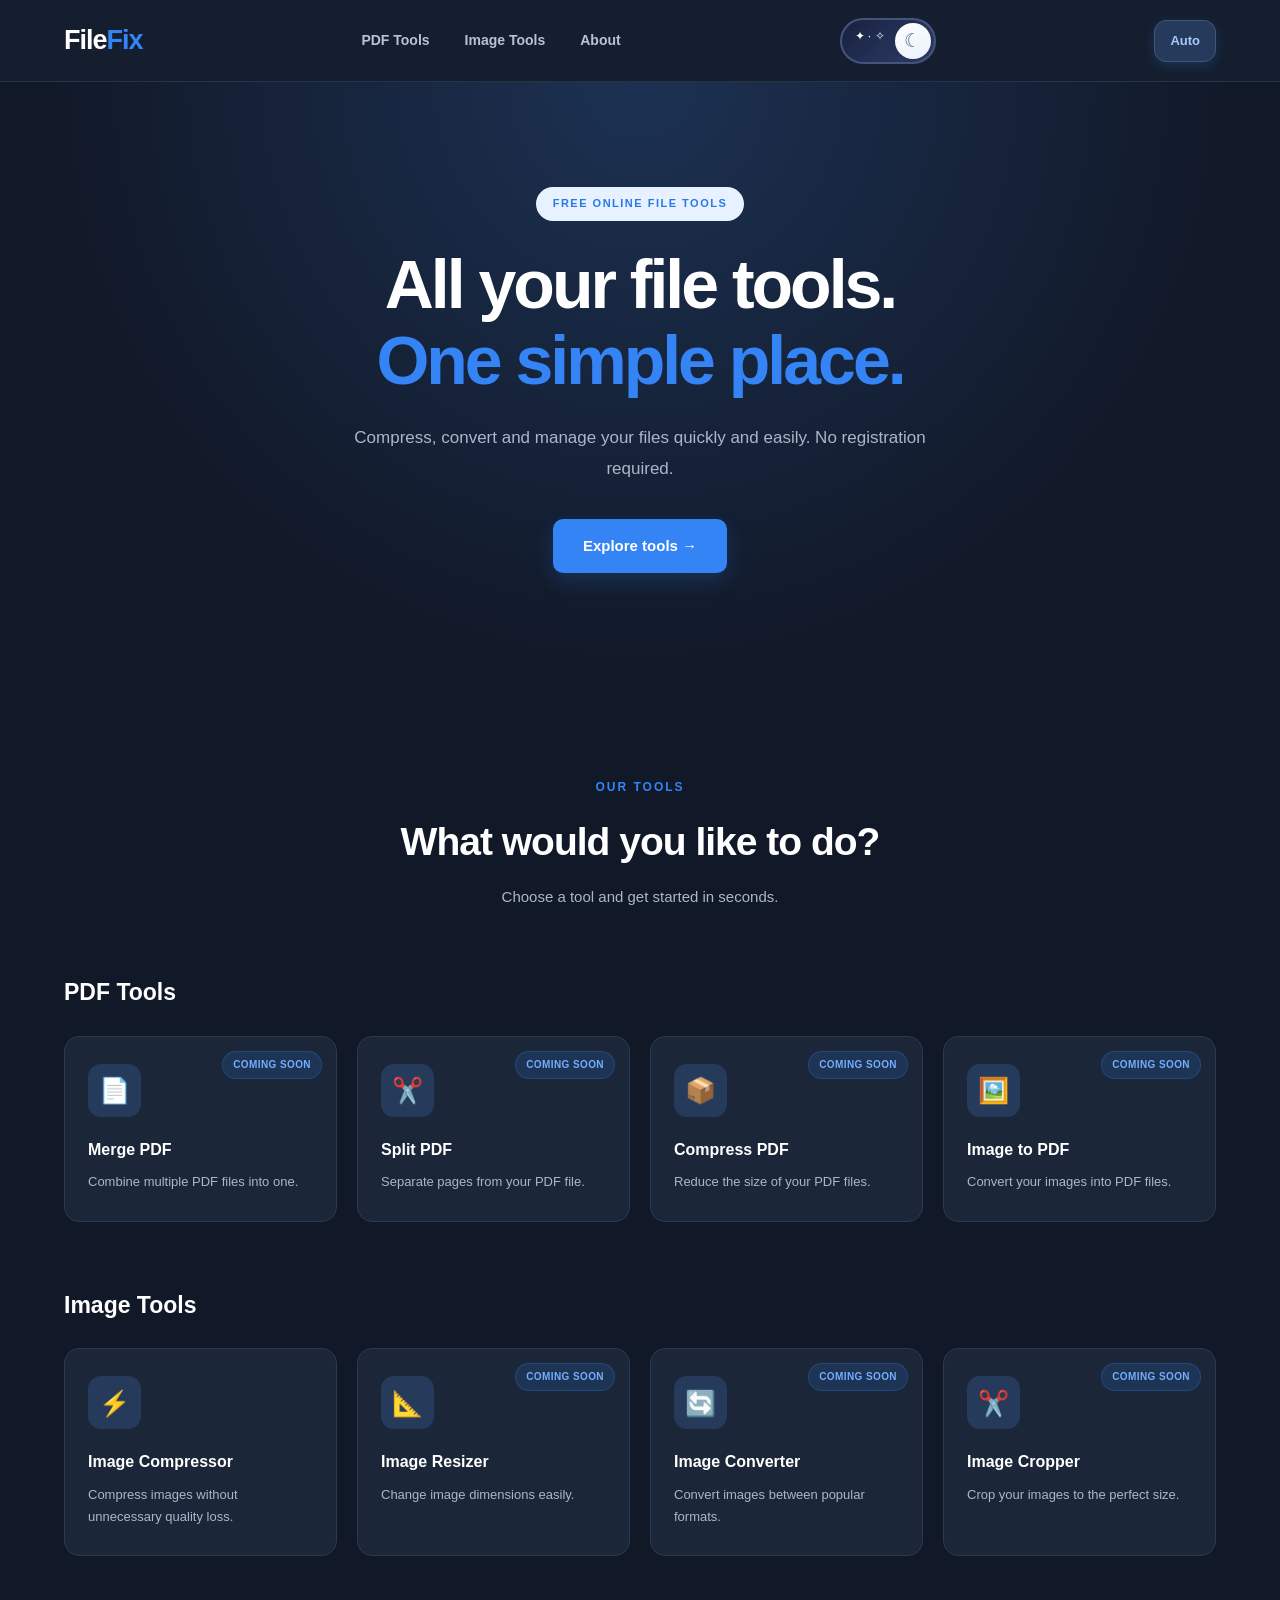
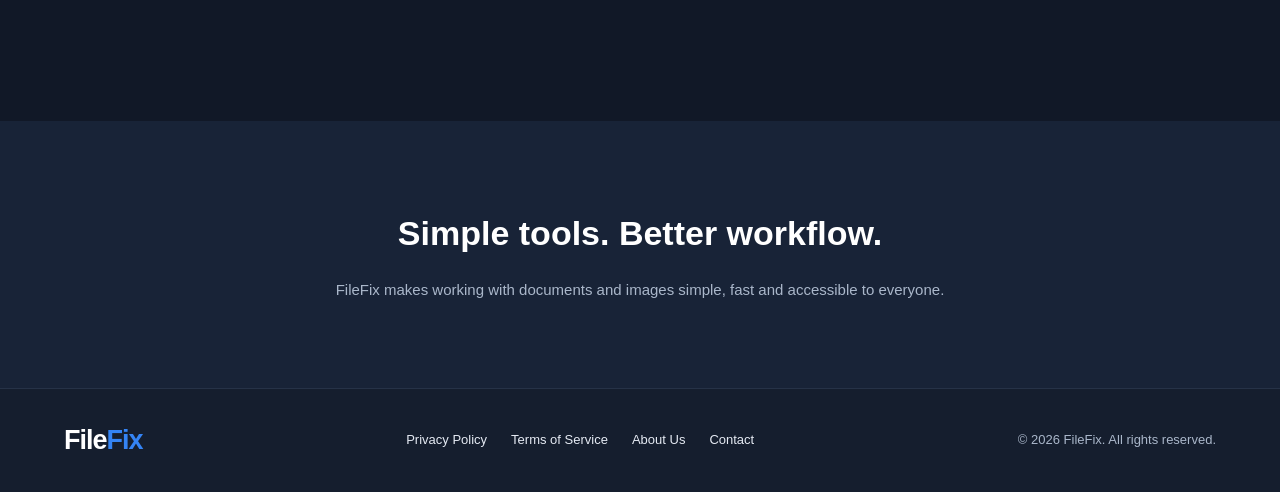
<file: index.html>
<!DOCTYPE html>
<html lang="en">

<head>
    <meta charset="UTF-8">
    <meta name="viewport" content="width=device-width, initial-scale=1.0">

    <title>FileFix - Free Online Image Compressor</title>

    <meta name="description" content="Compress JPG, PNG and WebP images online for free with FileFix. Reduce image file sizes directly in your browser without uploading files.">

    <meta name="robots" content="index, follow">

    <meta name="theme-color" content="#ffffff">

    <link rel="canonical" href="https://eclipse7laferari-boop.github.io/FileFix/">

    <!-- OPEN GRAPH -->
    <meta property="og:type" content="website">
    <meta property="og:title" content="FileFix - Free Online Image Compressor">
    <meta property="og:description" content="Compress images online for free. Simple, fast and convenient image compression directly in your browser.">
    <meta property="og:url" content="https://eclipse7laferari-boop.github.io/FileFix/">

    <!-- TWITTER / X -->
    <meta name="twitter:card" content="summary">
    <meta name="twitter:title" content="FileFix - Free Online Image Compressor">
    <meta name="twitter:description" content="Compress images online for free with FileFix.">

    <link rel="stylesheet" href="css/style.css">
</head>

<body>

    <!-- HEADER -->
    <header class="header">
        <div class="container header-container">

            <a href="index.html" class="logo">
                File<span>Fix</span>
            </a>

            <nav class="navigation">
                <a href="#pdf-tools">PDF Tools</a>
                <a href="#image-tools">Image Tools</a>
                <a href="#about">About</a>
            </nav>

            <button class="theme-toggle" id="themeToggle" type="button" aria-label="Switch to dark theme" aria-pressed="false">
                
                <span class="theme-toggle__scene">

                    <span class="theme-toggle__sun">☀️</span>

                    <span class="theme-toggle__cloud">☁️</span>

                    <span class="theme-toggle__stars">✦ · ✧</span>

                    <span class="theme-toggle__moon">☾</span>

                    <span class="theme-toggle__thumb">
                        <span class="thumb-sun">☀️</span>
                        <span class="thumb-moon">☾</span>
                    </span>

                </span>
            </button>

            <button class="theme-auto" id="themeAuto" type="button">
                Auto
            </button>

            <button class="menu-button" aria-label="Open navigation menu">
                ☰
            </button>

        </div>
    </header>


    <!-- HERO SECTION -->
    <main>

        <section class="hero">
            <div class="container">

                <div class="hero-content">

                    <span class="hero-label">
                        FREE ONLINE FILE TOOLS
                    </span>

                    <h1>
                        All your file tools.
                        <span>One simple place.</span>
                    </h1>

                    <p>
                        Compress, convert and manage your files
                        quickly and easily. No registration required.
                    </p>

                    <a href="#tools" class="hero-button">
                        Explore tools →
                    </a>

                </div>

            </div>
        </section>

        <!-- TOOLS SECTION -->
        <section class="tools-section" id="tools">

            <div class="container">

                <div class="section-heading">
                    <span>OUR TOOLS</span>
                    <h2>What would you like to do?</h2>
                    <p>
                        Choose a tool and get started in seconds.
                    </p>
                </div>
 
                <!-- PDF TOOLS -->
                <div class="tool-category" id="pdf-tools">

                    <h3>PDF Tools</h3>

                    <div class="tools-grid">

                        <div class="tool-card coming-soon">
                            <span class="coming-soon-badge">Coming Soon</span>
                            <div class="tool-icon">📄</div>
                            <h4>Merge PDF</h4>
                            <p>Combine multiple PDF files into one.</p>
                        </div>

                        <div class="tool-card coming-soon">
                            <span class="coming-soon-badge">Coming Soon</span>
                            <div class="tool-icon">✂️</div>
                            <h4>Split PDF</h4>
                            <p>Separate pages from your PDF file.</p>
                        </div>

                        <div class="tool-card coming-soon">
                            <span class="coming-soon-badge">Coming Soon</span>
                            <div class="tool-icon">📦</div>
                            <h4>Compress PDF</h4>
                            <p>Reduce the size of your PDF files.</p>
                        </div>

                        <div class="tool-card coming-soon">
                            <span class="coming-soon-badge">Coming Soon</span>
                            <div class="tool-icon">🖼️</div>
                            <h4>Image to PDF</h4>
                            <p>Convert your images into PDF files.</p>
                        </div>

                    </div>

                </div>

                <!-- IMAGE TOOLS -->
                <div class="tool-category" id="image-tools">

                    <h3>Image Tools</h3>

                    <div class="tools-grid">

                        <div class="tool-card">
                            <div class="tool-icon">⚡</div>
                            <h4>Image Compressor</h4>
                            <p>Compress images without unnecessary quality loss.</p>
                        </div>

                        <div class="tool-card coming-soon">
                            <span class="coming-soon-badge">Coming Soon</span>
                            <div class="tool-icon">📐</div>
                            <h4>Image Resizer</h4>
                            <p>Change image dimensions easily.</p>
                        </div>

                        <div class="tool-card coming-soon">
                            <span class="coming-soon-badge">Coming Soon</span>
                            <div class="tool-icon">🔄</div>
                            <h4>Image Converter</h4>
                            <p>Convert images between popular formats.</p>
                        </div>

                        <div class="tool-card coming-soon">
                            <span class="coming-soon-badge">Coming Soon</span>
                            <div class="tool-icon">✂️</div>
                            <h4>Image Cropper</h4>
                            <p>Crop your images to the perfect size.</p>
                        </div>

                    </div>

                </div>

            </div>

        </section>


        <!-- ABOUT SECTION -->
        <section class="about-section" id="about">

            <div class="container">

                <h2>Simple tools. Better workflow.</h2>

                <p>
                    FileFix makes working with documents and images
                    simple, fast and accessible to everyone.
                </p>

            </div>

        </section>

    </main>


    
    <!-- FOOTER -->
    <footer class="footer">

        <div class="container footer-container">

            <a href="index.html" class="logo">
                File<span>Fix</span>
            </a>

            <div class="footer-links">
                <a href="privacy-policy.html">Privacy Policy</a>
                <a href="terms-of-service.html">Terms of Service</a>
                <a href="about.html">About Us</a>
                <a href="mailto:filefix.contact@gmail.com">Contact</a>
            </div>

            <p>© 2026 FileFix. All rights reserved.</p>

        </div>

    </footer>



    <script src="js/script.js"></script>

</body>
</html>
</file>
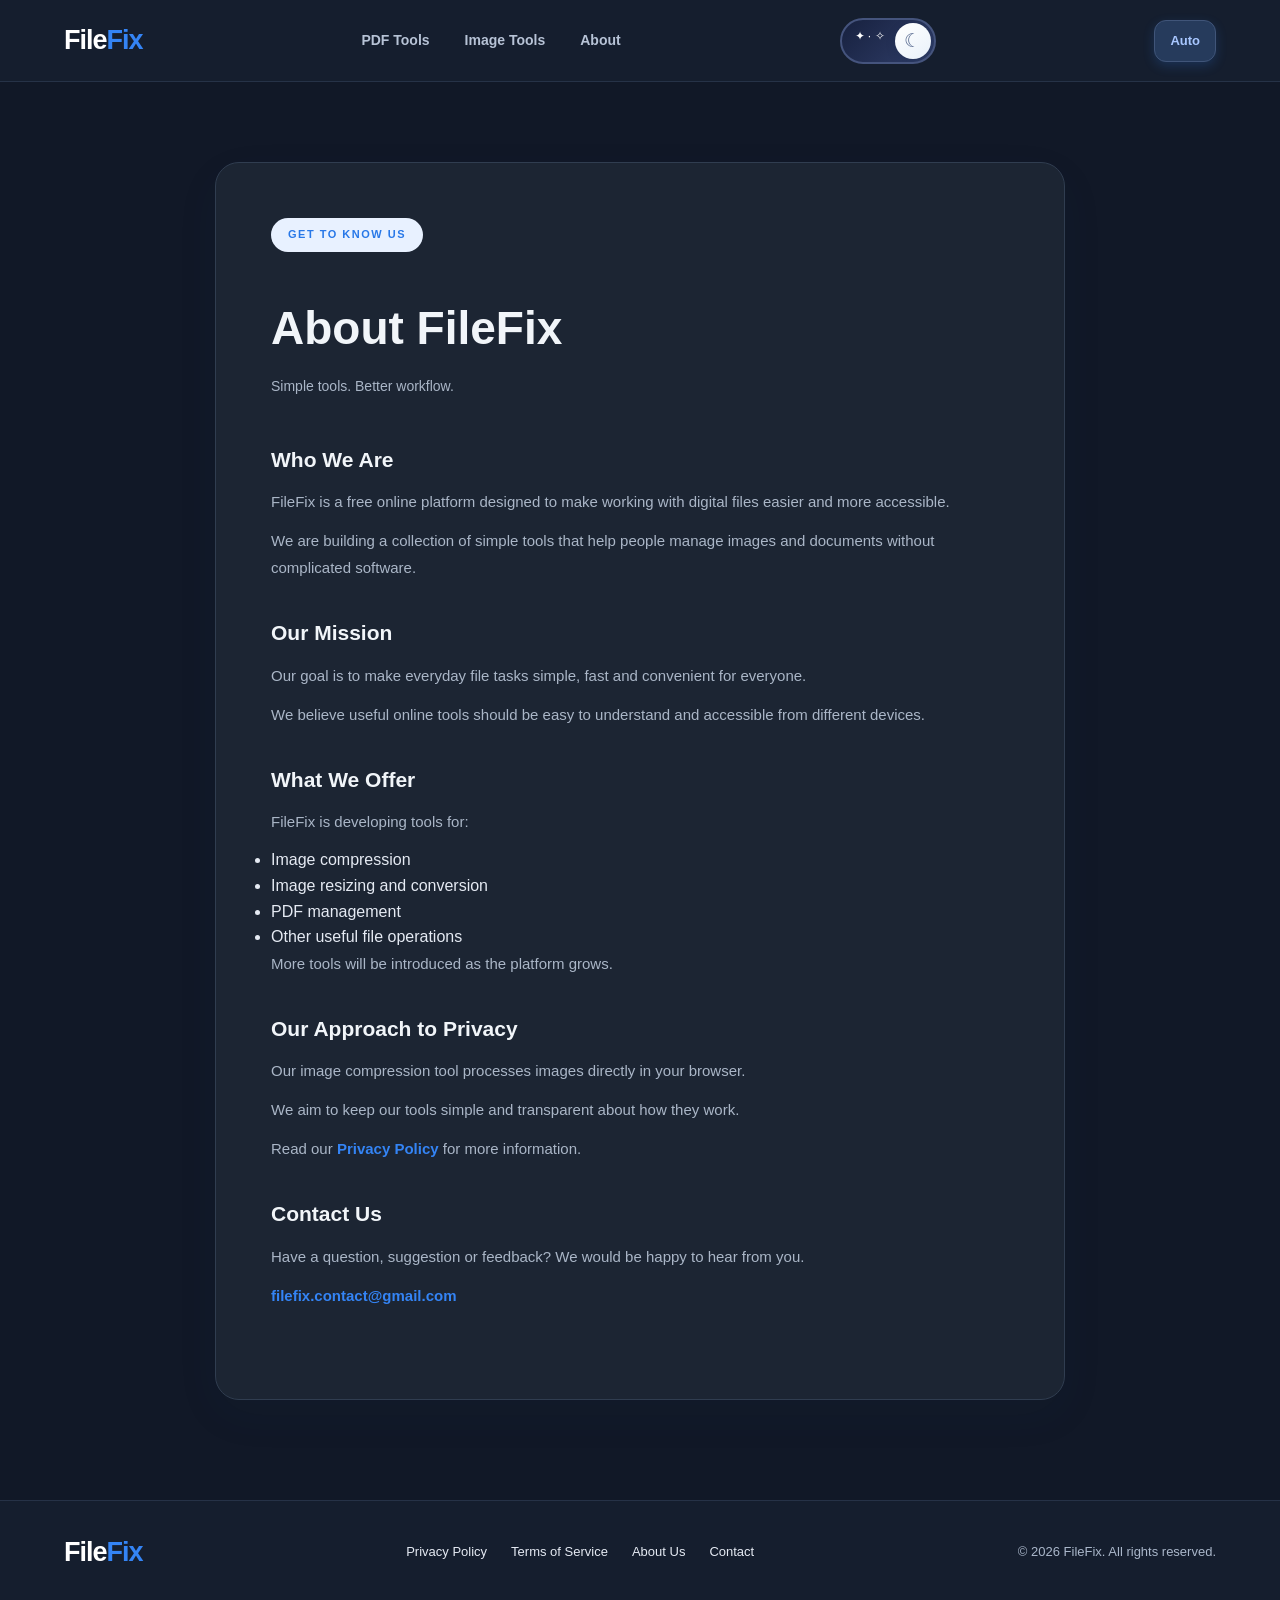
<file: about.html>
<!DOCTYPE html>
<html lang="en">

<head>
    <meta charset="UTF-8">
    <meta name="viewport" content="width=device-width, initial-scale=1.0">

    <title>About FileFix - Our Mission and Online Tools</title>

    <meta name="description" content="Learn about FileFix, our mission to make online file tools simple and accessible, and our free image compression service.">

    <meta name="robots" content="index, follow">

    <meta name="theme-color" content="#ffffff">

    <link rel="canonical" href="https://eclipse7laferari-boop.github.io/FileFix/about.html">

    <!-- OPEN GRAPH -->
    <meta property="og:type" content="website">
    <meta property="og:title" content="About FileFix">
    <meta property="og:description" content="Discover FileFix and our mission to make working with digital files easier.">
    <meta property="og:url" content="https://eclipse7laferari-boop.github.io/FileFix/about.html">

    <!-- TWITTER / X -->
    <meta name="twitter:card" content="summary">
    <meta name="twitter:title" content="About FileFix">
    <meta name="twitter:description" content="Learn more about FileFix and our online tools.">

    <link rel="stylesheet" href="css/style.css">
</head>


<body>

    <!-- HEADER -->
    <header class="header">
        <div class="container header-container">

            <a href="index.html" class="logo">
                File<span>Fix</span>
            </a>

            <nav class="navigation">
                <a href="index.html#pdf-tools">PDF Tools</a>
                <a href="index.html#image-tools">Image Tools</a>
                <a href="index.html#about">About</a>
            </nav>

            <button class="theme-toggle" id="themeToggle"
                type="button"
                aria-label="Switch color theme"
                aria-pressed="false">

                <span class="theme-toggle__scene">
                    <span class="theme-toggle__sun">☀</span>
                    <span class="theme-toggle__cloud">☁</span>
                    <span class="theme-toggle__stars">✦ · ✧</span>
                    <span class="theme-toggle__moon">☾</span>

                    <span class="theme-toggle__thumb">
                        <span class="thumb-sun">☀</span>
                        <span class="thumb-moon">☾</span>
                    </span>
                </span>
            </button>

            <button class="theme-auto" id="themeAuto" type="button">
                Auto
            </button>

            <button class="menu-button"
                type="button"
                aria-label="Open navigation menu"
                aria-expanded="false">
                ☰
            </button>

        </div>
    </header>


    <!-- ABOUT PAGE -->
    <main class="legal-page">

        <div class="container">

            <div class="legal-content">

                <span class="hero-label">GET TO KNOW US</span>

                <h1>About FileFix</h1>

                <p class="legal-updated">
                    Simple tools. Better workflow.
                </p>

                <section class="legal-section">

                    <h2>Who We Are</h2>

                    <p>
                        FileFix is a free online platform designed to
                        make working with digital files easier and
                        more accessible.
                    </p>

                    <p>
                        We are building a collection of simple tools
                        that help people manage images and documents
                        without complicated software.
                    </p>

                </section>


                <section class="legal-section">

                    <h2>Our Mission</h2>

                    <p>
                        Our goal is to make everyday file tasks
                        simple, fast and convenient for everyone.
                    </p>

                    <p>
                        We believe useful online tools should be
                        easy to understand and accessible from
                        different devices.
                    </p>

                </section>


                <section class="legal-section">

                    <h2>What We Offer</h2>

                    <p>
                        FileFix is developing tools for:
                    </p>

                    <ul>
                        <li>Image compression</li>
                        <li>Image resizing and conversion</li>
                        <li>PDF management</li>
                        <li>Other useful file operations</li>
                    </ul>

                    <p>
                        More tools will be introduced as the
                        platform grows.
                    </p>

                </section>


                <section class="legal-section">

                    <h2>Our Approach to Privacy</h2>

                    <p>
                        Our image compression tool processes
                        images directly in your browser.
                    </p>

                    <p>
                        We aim to keep our tools simple and
                        transparent about how they work.
                    </p>

                    <p>
                        Read our
                        <a href="privacy-policy.html">
                            Privacy Policy
                        </a>
                        for more information.
                    </p>

                </section>


                <section class="legal-section">

                    <h2>Contact Us</h2>

                    <p>
                        Have a question, suggestion or feedback?
                        We would be happy to hear from you.
                    </p>

                    <p>
                        <a href="mailto:filefix.contact@gmail.com">
                            filefix.contact@gmail.com
                        </a>
                    </p>

                </section>

            </div>

        </div>

    </main>


    <!-- FOOTER -->
    <footer class="footer">

        <div class="container footer-container">

            <a href="index.html" class="logo">
                File<span>Fix</span>
            </a>

            <div class="footer-links">
                <a href="privacy-policy.html">Privacy Policy</a>
                <a href="terms-of-service.html">Terms of Service</a>
                <a href="about.html">About Us</a>
                <a href="mailto:filefix.contact@gmail.com">Contact</a>
            </div>

            <p>© 2026 FileFix. All rights reserved.</p>

        </div>

    </footer>


    <script src="js/script.js"></script>

</body>
</html>
</file>
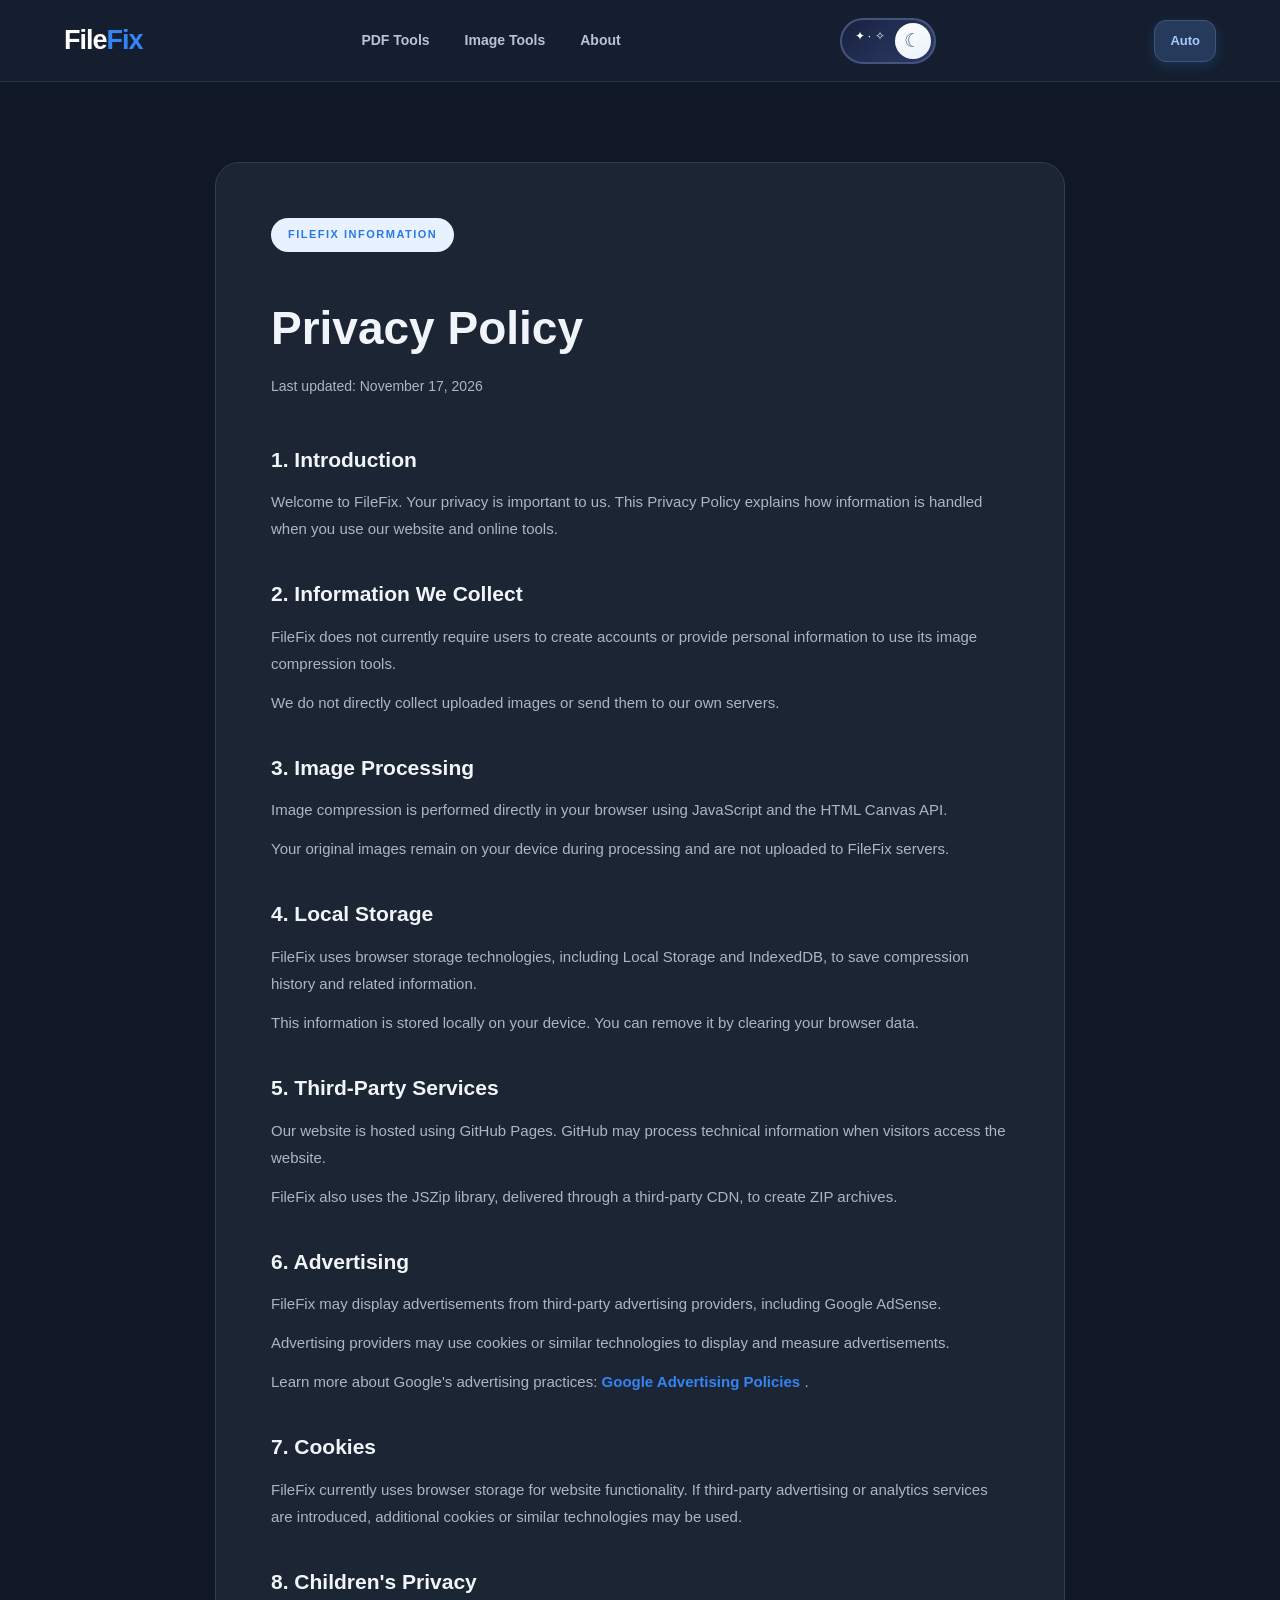
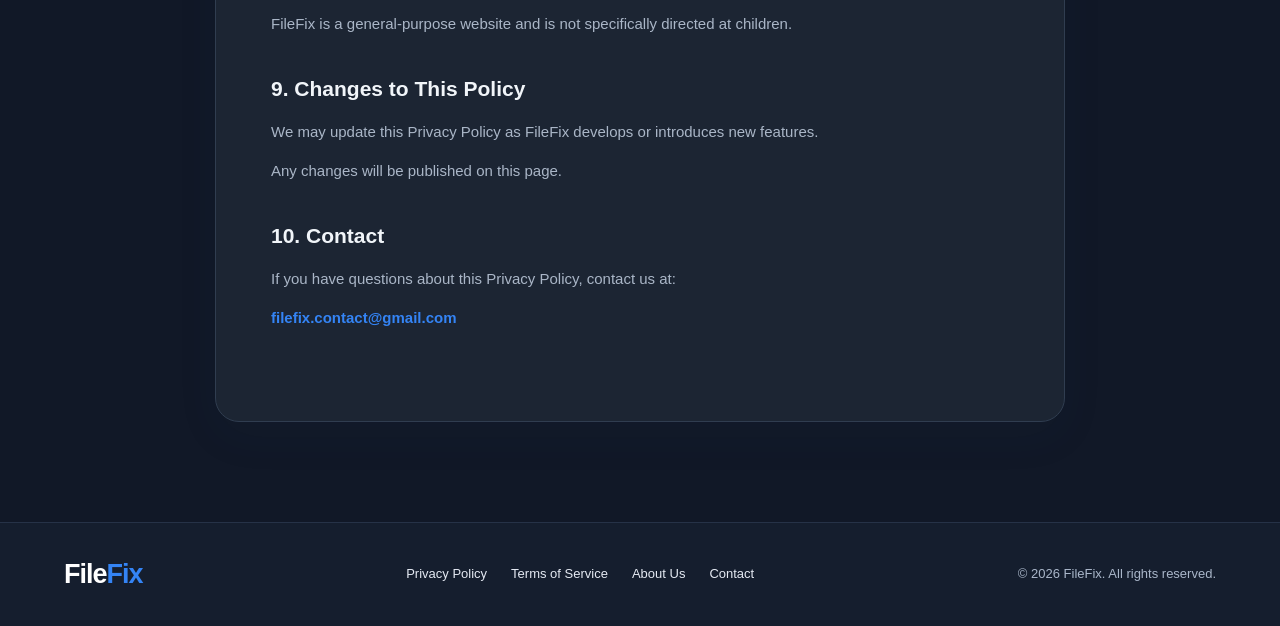
<file: privacy-policy.html>
<!DOCTYPE html>
<html lang="en">

<head>
    <meta charset="UTF-8">
    <meta name="viewport" content="width=device-width, initial-scale=1.0">

    <title>Privacy Policy - FileFix</title>

    <meta name="description" content="Read the FileFix Privacy Policy to learn how our online tools process files, use browser storage and handle information.">

    <meta name="robots" content="index, follow">

    <meta name="theme-color" content="#ffffff">

    <link rel="canonical" href="https://eclipse7laferari-boop.github.io/FileFix/privacy-policy.html">

    <!-- OPEN GRAPH -->
    <meta property="og:type" content="website">
    <meta property="og:title" content="Privacy Policy - FileFix">
    <meta property="og:description" content="Learn how FileFix handles information and protects your privacy.">
    <meta property="og:url" content="https://eclipse7laferari-boop.github.io/FileFix/privacy-policy.html">

    <!-- TWITTER / X -->
    <meta name="twitter:card" content="summary">
    <meta name="twitter:title" content="Privacy Policy - FileFix">
    <meta name="twitter:description" content="Read the FileFix Privacy Policy.">

    <link rel="stylesheet" href="css/style.css">
</head>


<body>

    <!-- HEADER -->
    <header class="header">
        <div class="container header-container">

            <a href="index.html" class="logo">
                File<span>Fix</span>
            </a>

            <nav class="navigation">
                <a href="index.html#pdf-tools">PDF Tools</a>
                <a href="index.html#image-tools">Image Tools</a>
                <a href="index.html#about">About</a>
            </nav>

            <button class="theme-toggle" id="themeToggle"
                type="button"
                aria-label="Switch color theme"
                aria-pressed="false">

                <span class="theme-toggle__scene">
                    <span class="theme-toggle__sun">☀</span>
                    <span class="theme-toggle__cloud">☁</span>
                    <span class="theme-toggle__stars">✦ · ✧</span>
                    <span class="theme-toggle__moon">☾</span>

                    <span class="theme-toggle__thumb">
                        <span class="thumb-sun">☀</span>
                        <span class="thumb-moon">☾</span>
                    </span>
                </span>
            </button>

            <button class="theme-auto" id="themeAuto" type="button">
                Auto
            </button>

            <button class="menu-button"
                type="button"
                aria-label="Open navigation menu"
                aria-expanded="false">
                ☰
            </button>

        </div>
    </header>


    <!-- PRIVACY POLICY -->
    <main class="legal-page">

        <div class="container">

            <div class="legal-content">

                <span class="hero-label">FILEFIX INFORMATION</span>

                <h1>Privacy Policy</h1>

                <p class="legal-updated">
                    Last updated: November 17, 2026
                </p>

                <section class="legal-section">
                    <h2>1. Introduction</h2>

                    <p>
                        Welcome to FileFix. Your privacy is important to us.
                        This Privacy Policy explains how information is handled
                        when you use our website and online tools.
                    </p>
                </section>

                <section class="legal-section">
                    <h2>2. Information We Collect</h2>

                    <p>
                        FileFix does not currently require users to create
                        accounts or provide personal information to use its
                        image compression tools.
                    </p>

                    <p>
                        We do not directly collect uploaded images or send
                        them to our own servers.
                    </p>
                </section>

                <section class="legal-section">
                    <h2>3. Image Processing</h2>

                    <p>
                        Image compression is performed directly in your
                        browser using JavaScript and the HTML Canvas API.
                    </p>

                    <p>
                        Your original images remain on your device during
                        processing and are not uploaded to FileFix servers.
                    </p>
                </section>

                <section class="legal-section">
                    <h2>4. Local Storage</h2>

                    <p>
                        FileFix uses browser storage technologies, including
                        Local Storage and IndexedDB, to save compression
                        history and related information.
                    </p>

                    <p>
                        This information is stored locally on your device.
                        You can remove it by clearing your browser data.
                    </p>
                </section>

                <section class="legal-section">
                    <h2>5. Third-Party Services</h2>

                    <p>
                        Our website is hosted using GitHub Pages.
                        GitHub may process technical information when
                        visitors access the website.
                    </p>

                    <p>
                        FileFix also uses the JSZip library, delivered
                        through a third-party CDN, to create ZIP archives.
                    </p>
                </section>

                <section class="legal-section">
                    <h2>6. Advertising</h2>

                    <p>
                        FileFix may display advertisements from third-party
                        advertising providers, including Google AdSense.
                    </p>

                    <p>
                        Advertising providers may use cookies or similar
                        technologies to display and measure advertisements.
                    </p>

                    <p>
                        Learn more about Google's advertising practices:
                        <a href="https://policies.google.com/technologies/ads"
                           target="_blank"
                           rel="noopener noreferrer">
                            Google Advertising Policies
                        </a>.
                    </p>
                </section>

                <section class="legal-section">
                    <h2>7. Cookies</h2>

                    <p>
                        FileFix currently uses browser storage for website
                        functionality. If third-party advertising or
                        analytics services are introduced, additional
                        cookies or similar technologies may be used.
                    </p>
                </section>

                <section class="legal-section">
                    <h2>8. Children's Privacy</h2>

                    <p>
                        FileFix is a general-purpose website and is not
                        specifically directed at children.
                    </p>
                </section>

                <section class="legal-section">
                    <h2>9. Changes to This Policy</h2>

                    <p>
                        We may update this Privacy Policy as FileFix
                        develops or introduces new features.
                    </p>

                    <p>
                        Any changes will be published on this page.
                    </p>
                </section>

                <section class="legal-section">
                    <h2>10. Contact</h2>

                    <p>
                        If you have questions about this Privacy Policy,
                        contact us at:
                    </p>

                    <p>
                        <a href="mailto:filefix.contact@gmail.com">
                            filefix.contact@gmail.com
                        </a>
                    </p>
                </section>

            </div>

        </div>

    </main>


    <!-- FOOTER -->
    <footer class="footer">

        <div class="container footer-container">

            <a href="index.html" class="logo">
                File<span>Fix</span>
            </a>

            <div class="footer-links">
                <a href="privacy-policy.html">Privacy Policy</a>
                <a href="terms-of-service.html">Terms of Service</a>
                <a href="about.html">About Us</a>
                <a href="mailto:filefix.contact@gmail.com">Contact</a>
            </div>

            <p>© 2026 FileFix. All rights reserved.</p>

        </div>

    </footer>


    <script src="js/script.js"></script>

</body>
</html>
</file>
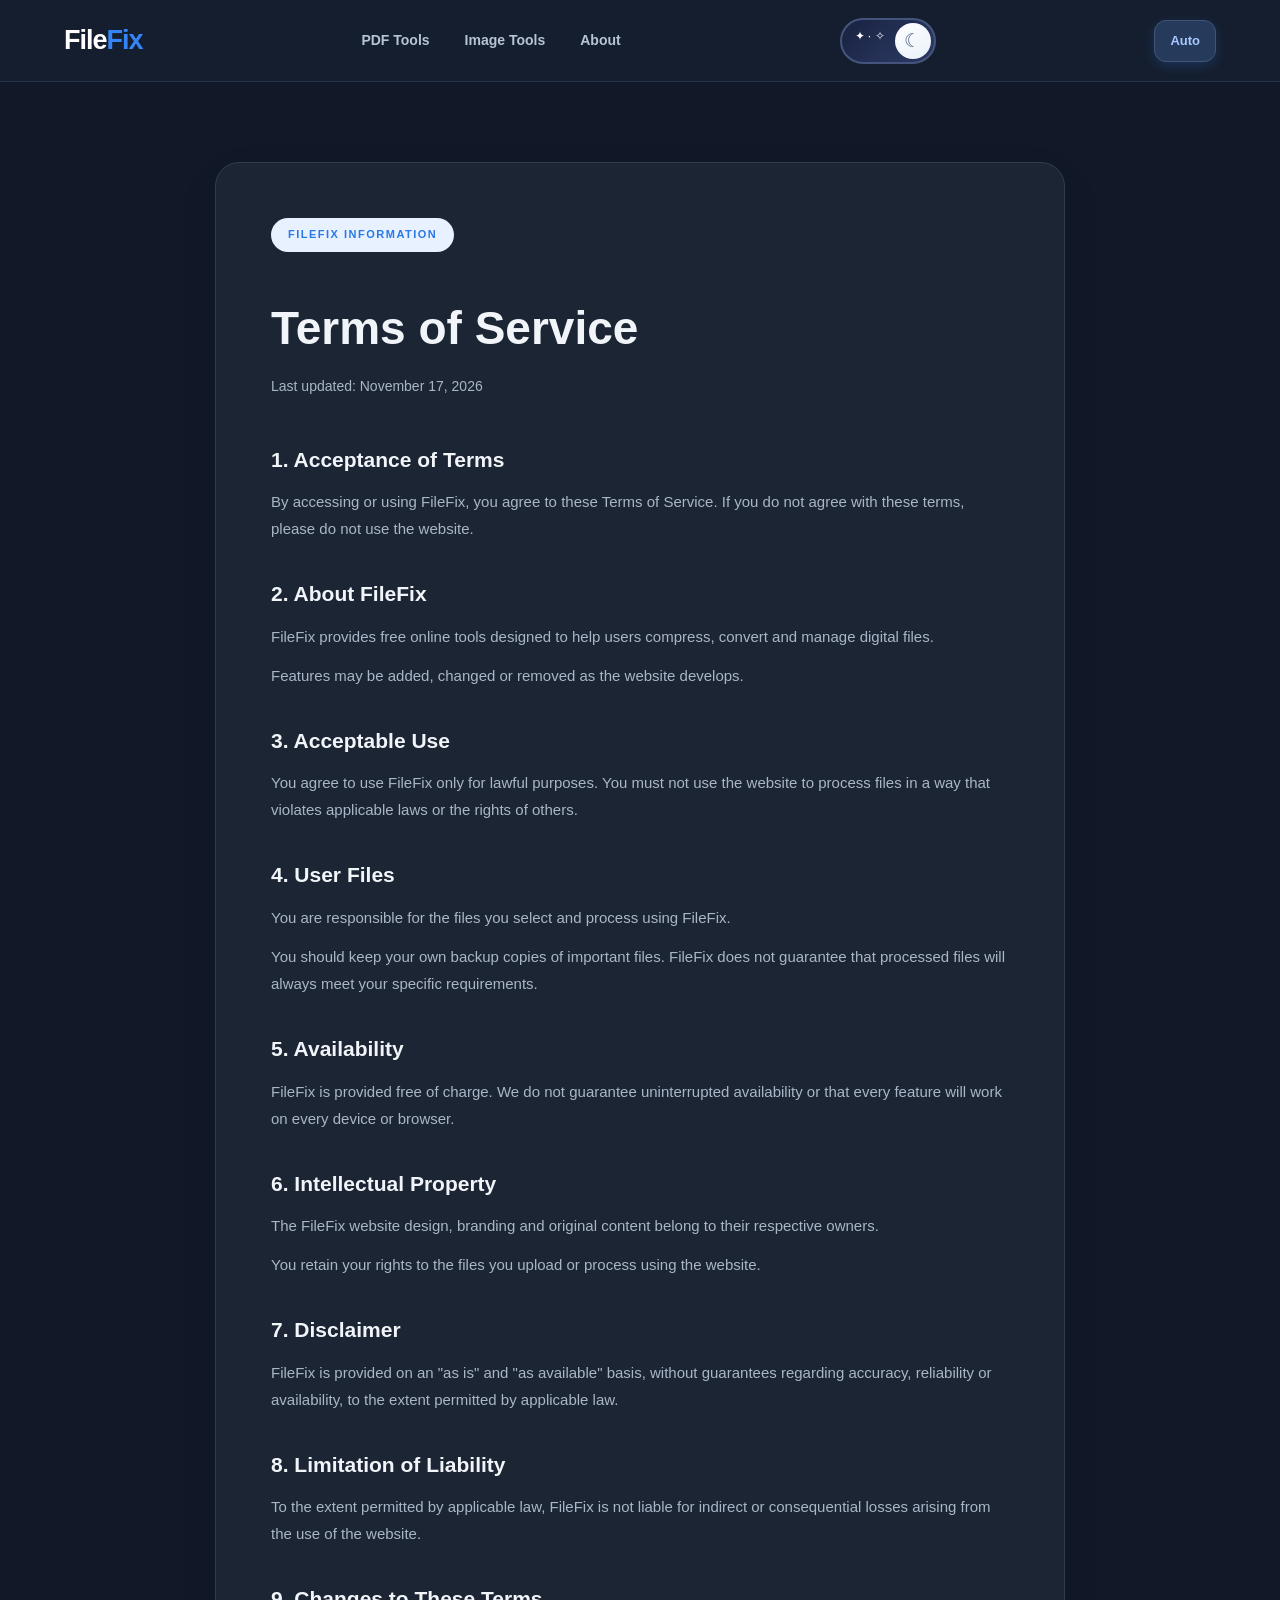
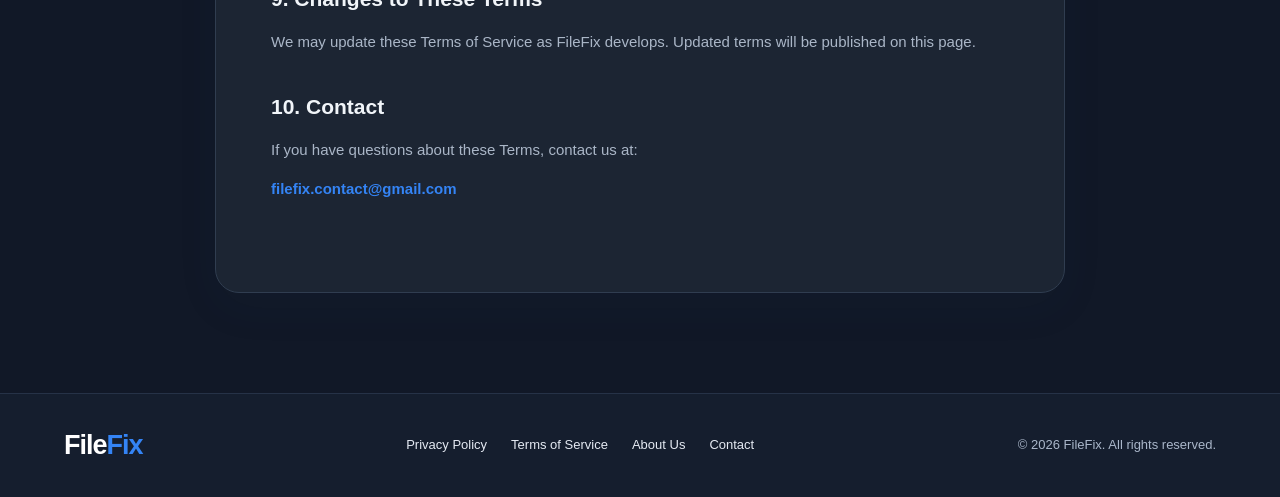
<file: terms-of-service.html>
<!DOCTYPE html>
<html lang="en">

<head>
    <meta charset="UTF-8">
    <meta name="viewport" content="width=device-width, initial-scale=1.0">

    <title>Terms of Service - FileFix</title>

    <meta name="description" content="Read the FileFix Terms of Service to understand the rules and conditions for using our free online image compression tools.">

    <meta name="robots" content="index, follow">

    <meta name="theme-color" content="#ffffff">

    <link rel="canonical" href="https://eclipse7laferari-boop.github.io/FileFix/terms-of-service.html">

    <!-- OPEN GRAPH -->
    <meta property="og:type" content="website">
    <meta property="og:title" content="Terms of Service - FileFix">
    <meta property="og:description" content="Learn about the terms and conditions for using FileFix.">
    <meta property="og:url" content="https://eclipse7laferari-boop.github.io/FileFix/terms-of-service.html">

    <!-- TWITTER / X -->
    <meta name="twitter:card" content="summary">
    <meta name="twitter:title" content="Terms of Service - FileFix">
    <meta name="twitter:description" content="Read the FileFix Terms of Service.">

    <link rel="stylesheet" href="css/style.css">
</head>


<body>

    <!-- HEADER -->
    <header class="header">
        <div class="container header-container">

            <a href="index.html" class="logo">
                File<span>Fix</span>
            </a>

            <nav class="navigation">
                <a href="index.html#pdf-tools">PDF Tools</a>
                <a href="index.html#image-tools">Image Tools</a>
                <a href="index.html#about">About</a>
            </nav>

            <button class="theme-toggle" id="themeToggle"
                type="button"
                aria-label="Switch color theme"
                aria-pressed="false">

                <span class="theme-toggle__scene">
                    <span class="theme-toggle__sun">☀</span>
                    <span class="theme-toggle__cloud">☁</span>
                    <span class="theme-toggle__stars">✦ · ✧</span>
                    <span class="theme-toggle__moon">☾</span>

                    <span class="theme-toggle__thumb">
                        <span class="thumb-sun">☀</span>
                        <span class="thumb-moon">☾</span>
                    </span>
                </span>
            </button>

            <button class="theme-auto" id="themeAuto" type="button">
                Auto
            </button>

            <button class="menu-button"
                type="button"
                aria-label="Open navigation menu"
                aria-expanded="false">
                ☰
            </button>

        </div>
    </header>


    <!-- TERMS OF SERVICE -->
    <main class="legal-page">

        <div class="container">

            <div class="legal-content">

                <span class="hero-label">FILEFIX INFORMATION</span>

                <h1>Terms of Service</h1>

                <p class="legal-updated">
                    Last updated: November 17, 2026
                </p>

                <section class="legal-section">
                    <h2>1. Acceptance of Terms</h2>

                    <p>
                        By accessing or using FileFix, you agree to these
                        Terms of Service. If you do not agree with these
                        terms, please do not use the website.
                    </p>
                </section>

                <section class="legal-section">
                    <h2>2. About FileFix</h2>

                    <p>
                        FileFix provides free online tools designed to
                        help users compress, convert and manage digital
                        files.
                    </p>

                    <p>
                        Features may be added, changed or removed as
                        the website develops.
                    </p>
                </section>

                <section class="legal-section">
                    <h2>3. Acceptable Use</h2>

                    <p>
                        You agree to use FileFix only for lawful purposes.
                        You must not use the website to process files
                        in a way that violates applicable laws or the
                        rights of others.
                    </p>
                </section>

                <section class="legal-section">
                    <h2>4. User Files</h2>

                    <p>
                        You are responsible for the files you select
                        and process using FileFix.
                    </p>

                    <p>
                        You should keep your own backup copies of
                        important files. FileFix does not guarantee
                        that processed files will always meet your
                        specific requirements.
                    </p>
                </section>

                <section class="legal-section">
                    <h2>5. Availability</h2>

                    <p>
                        FileFix is provided free of charge. We do not
                        guarantee uninterrupted availability or that
                        every feature will work on every device or browser.
                    </p>
                </section>

                <section class="legal-section">
                    <h2>6. Intellectual Property</h2>

                    <p>
                        The FileFix website design, branding and original
                        content belong to their respective owners.
                    </p>

                    <p>
                        You retain your rights to the files you upload
                        or process using the website.
                    </p>
                </section>

                <section class="legal-section">
                    <h2>7. Disclaimer</h2>

                    <p>
                        FileFix is provided on an "as is" and
                        "as available" basis, without guarantees
                        regarding accuracy, reliability or availability,
                        to the extent permitted by applicable law.
                    </p>
                </section>

                <section class="legal-section">
                    <h2>8. Limitation of Liability</h2>

                    <p>
                        To the extent permitted by applicable law,
                        FileFix is not liable for indirect or
                        consequential losses arising from the use
                        of the website.
                    </p>
                </section>

                <section class="legal-section">
                    <h2>9. Changes to These Terms</h2>

                    <p>
                        We may update these Terms of Service as
                        FileFix develops. Updated terms will be
                        published on this page.
                    </p>
                </section>

                <section class="legal-section">
                    <h2>10. Contact</h2>

                    <p>
                        If you have questions about these Terms,
                        contact us at:
                    </p>

                    <p>
                        <a href="mailto:filefix.contact@gmail.com">
                            filefix.contact@gmail.com
                        </a>
                    </p>
                </section>

            </div>

        </div>

    </main>


    <!-- FOOTER -->
    <footer class="footer">

        <div class="container footer-container">

            <a href="index.html" class="logo">
                File<span>Fix</span>
            </a>

            <div class="footer-links">
                <a href="privacy-policy.html">Privacy Policy</a>
                <a href="terms-of-service.html">Terms of Service</a>
                <a href="about.html">About Us</a>
                <a href="mailto:filefix.contact@gmail.com">Contact</a>
            </div>

            <p>© 2026 FileFix. All rights reserved.</p>

        </div>

    </footer>


    <script src="js/script.js"></script>

</body>
</html>
</file>
<file: css/style.css>
/* =========================
   GLOBAL
========================= */

* {
    margin: 0;
    padding: 0;
    box-sizing: border-box;
}

html {
    scroll-behavior: smooth;
}

body {
    font-family: Arial, Helvetica, sans-serif;
    background: #ffffff;
    color: #172033;
    line-height: 1.6;
}

a {
    text-decoration: none;
    color: inherit;
}

.container {
    width: 90%;
    max-width: 1200px;
    margin: 0 auto;
}


/* =========================
   HEADER
========================= */

.header {
    width: 100%;
    height: 82px;
    background: #ffffff;
    border-bottom: 1px solid #edf0f5;
    display: flex;
    align-items: center;
    position: sticky;
    top: 0;
    z-index: 100;
}

.header-container {
    display: flex;
    align-items: center;
    justify-content: space-between;
}

.logo {
    font-size: 27px;
    font-weight: 800;
    letter-spacing: -1px;
    color: #14213d;
}

.logo span {
    color: #3484f5;
}

.navigation {
    display: flex;
    align-items: center;
    gap: 35px;
}

.navigation a {
    color: #596579;
    font-size: 14px;
    font-weight: 600;
    transition: 0.2s;
}

.navigation a:hover {
    color: #3484f5;
}

.menu-button {
    display: none;
    border: none;
    background: none;
    font-size: 26px;
    cursor: pointer;
}


/* =========================
   HERO
========================= */

.hero {
    padding: 105px 0 115px;
    background:
        radial-gradient(
            circle at 50% 0%,
            #eaf3ff 0%,
            #ffffff 65%
        );
    text-align: center;
}

.hero-content {
    max-width: 780px;
    margin: 0 auto;
}

.hero-label {
    display: inline-block;
    padding: 8px 17px;
    background: #e8f1ff;
    color: #2878e8;
    border-radius: 30px;
    font-size: 11px;
    font-weight: 800;
    letter-spacing: 1.5px;
    margin-bottom: 25px;
}

.hero h1 {
    font-size: clamp(40px, 6vw, 68px);
    line-height: 1.12;
    letter-spacing: -3px;
    font-weight: 800;
    color: #14213d;
    margin-bottom: 25px;
}

.hero h1 span {
    display: block;
    color: #3484f5;
}

.hero p {
    max-width: 600px;
    margin: 0 auto 35px;
    color: #69768b;
    font-size: 17px;
    line-height: 1.8;
}

.hero-button {
    display: inline-block;
    padding: 15px 30px;
    background: #3484f5;
    color: white;
    border-radius: 10px;
    font-size: 15px;
    font-weight: 700;
    box-shadow: 0 8px 20px rgba(52, 132, 245, 0.2);
    transition: 0.25s;
}

.hero-button:hover {
    background: #226fdf;
    transform: translateY(-3px);
}


/* =========================
   TOOLS SECTION
========================= */

.tools-section {
    padding: 85px 0 100px;
}

.section-heading {
    text-align: center;
    margin-bottom: 65px;
}

.section-heading span {
    color: #3484f5;
    font-size: 12px;
    font-weight: 800;
    letter-spacing: 2px;
}

.section-heading h2 {
    font-size: clamp(28px, 4vw, 39px);
    color: #14213d;
    margin: 12px 0;
    letter-spacing: -1px;
}

.section-heading p {
    color: #788497;
    font-size: 15px;
}


/* =========================
   TOOL CATEGORIES
========================= */

.tool-category {
    margin-bottom: 65px;
}

.tool-category h3 {
    font-size: 23px;
    color: #14213d;
    margin-bottom: 25px;
}

.tools-grid {
    display: grid;
    grid-template-columns: repeat(4, 1fr);
    gap: 20px;
}


/* =========================
   TOOL CARDS
========================= */

.tool-card {
    padding: 27px 23px;
    border: 1px solid #e9edf3;
    border-radius: 15px;
    background: #ffffff;
    transition: 0.25s;
    cursor: pointer;
}

.tool-card:hover {
    border-color: #b8d5ff;
    box-shadow: 0 12px 30px rgba(30, 75, 130, 0.08);
    transform: translateY(-5px);
}

.tool-icon {
    width: 53px;
    height: 53px;
    background: #edf4ff;
    border-radius: 13px;
    display: flex;
    align-items: center;
    justify-content: center;
    font-size: 25px;
    margin-bottom: 20px;
}

.tool-card h4 {
    color: #192944;
    font-size: 16px;
    margin-bottom: 9px;
}

.tool-card p {
    color: #7a8799;
    font-size: 13px;
    line-height: 1.7;
}


/* =========================
   ABOUT
========================= */

.about-section {
    background: #f5f8fc;
    padding: 85px 20px;
    text-align: center;
}

.about-section h2 {
    font-size: 34px;
    color: #14213d;
    margin-bottom: 15px;
}

.about-section p {
    max-width: 650px;
    margin: 0 auto;
    color: #738096;
    font-size: 15px;
    line-height: 1.8;
}


/* =========================
   FOOTER
========================= */

.footer {
    padding: 30px 0;
    border-top: 1px solid #edf0f5;
    background: #ffffff;
}

.footer-container {
    display: flex;
    align-items: center;
    justify-content: space-between;
}

.footer p {
    font-size: 13px;
    color: #8a95a5;
}


/* =========================
   RESPONSIVE
========================= */

@media (max-width: 900px) {

    .tools-grid {
        grid-template-columns: repeat(2, 1fr);
    }

}

@media (max-width: 600px) {

    .header {
        height: 70px;
    }

    .logo {
        font-size: 24px;
    }

    .navigation {
        display: none;
    }

    .menu-button {
        display: block;
    }

    .hero {
        padding: 75px 0 85px;
    }

    .hero h1 {
        letter-spacing: -1.5px;
    }

    .hero p {
        font-size: 15px;
    }

    .tools-section {
        padding: 65px 0;
    }

    .tools-grid {
        grid-template-columns: repeat(2, minmax(0, 1fr));
        gap: 12px;
    }

    .tool-card {
        aspect-ratio: 1 / 1;
        padding: 15px;
        display: flex;
        flex-direction: column;
        justify-content: center;
    }

    .tool-icon {
        width: 45px;
        height: 45px;
        font-size: 22px;
        margin-bottom: 14px;
    }

    .tool-card h4 {
        font-size: 14px;
    }

    .tool-card p {
        font-size: 11px;
    }

    .section-heading {
        margin-bottom: 45px;
    }

    .about-section {
        padding: 65px 20px;
    }

    .about-section h2 {
        font-size: 27px;
    }

    .footer-container {
        flex-direction: column;
        gap: 12px;
        text-align: center;
    }

}
/* MOBILE MENU ACTIVE */

@media (max-width: 600px) {

    .navigation.active {
        display: flex;
        flex-direction: column;
        align-items: flex-start;
        gap: 20px;

        position: absolute;
        top: 70px;
        left: 0;

        width: 100%;
        padding: 25px 5%;

        background: #ffffff;
        border-bottom: 1px solid #edf0f5;

        box-shadow: 0 10px 20px rgba(0, 0, 0, 0.04);
    }

}
/* =========================
   ANIMATED THEME TOGGLE
========================= */

.theme-toggle {
    width: 96px;
    height: 46px;
    padding: 0;
    border: 2px solid #dce8f5;
    border-radius: 50px;
    background: linear-gradient(135deg, #8ed5ff, #4d9ee8);
    cursor: pointer;
    position: relative;
    overflow: hidden;
    transition: background 0.6s ease, border-color 0.6s ease;
    flex-shrink: 0;
}

.theme-toggle__scene {
    position: absolute;
    inset: 0;
    overflow: hidden;
    border-radius: inherit;
}

.theme-toggle__sun {
    position: absolute;
    left: 13px;
    top: 8px;
    color: #ffdb57;
    font-size: 21px;
    transition: 0.6s;
}

.theme-toggle__cloud {
    position: absolute;
    right: 7px;
    bottom: -5px;
    color: #ffffff;
    font-size: 34px;
    transition: 0.6s;
}

.theme-toggle__stars {
    position: absolute;
    left: 13px;
    top: 9px;
    color: #ffffff;
    font-size: 12px;
    opacity: 0;
    transition: 0.5s;
}

.theme-toggle__moon {
    position: absolute;
    right: 13px;
    top: 7px;
    color: #dce7ff;
    font-size: 23px;
    opacity: 0;
    transition: 0.6s;
}

.theme-toggle__thumb {
    position: absolute;
    top: 3px;
    left: 3px;
    width: 36px;
    height: 36px;
    border-radius: 50%;
    background: linear-gradient(145deg, #ffffff, #e9f1fa);
    box-shadow: 0 3px 8px rgba(20, 40, 70, 0.25);
    display: flex;
    align-items: center;
    justify-content: center;
    transition: transform 0.6s cubic-bezier(.2,.8,.2,1);
}

.thumb-sun,
.thumb-moon {
    position: absolute;
    font-size: 19px;
    transition: 0.4s;
}

.thumb-sun {
    color: #f2ae22;
}

.thumb-moon {
    color: #52658c;
    opacity: 0;
}


/* NIGHT MODE ANIMATION */

.theme-toggle.is-dark {
    background: linear-gradient(135deg, #17213f, #303e69);
    border-color: #45547d;
}

.theme-toggle.is-dark .theme-toggle__thumb {
    transform: translateX(50px);
}

.theme-toggle.is-dark .theme-toggle__sun {
    opacity: 0;
    transform: translateY(12px);
}

.theme-toggle.is-dark .theme-toggle__cloud {
    opacity: 0;
    transform: translateY(15px);
}

.theme-toggle.is-dark .theme-toggle__stars {
    opacity: 1;
}

.theme-toggle.is-dark .theme-toggle__moon {
    opacity: 1;
}

.theme-toggle.is-dark .thumb-sun {
    opacity: 0;
}

.theme-toggle.is-dark .thumb-moon {
    opacity: 1;
}
/* =========================
   FILEFIX DARK THEME
========================= */

body {
    transition: background 0.4s ease, color 0.4s ease;
}

body.dark-mode {
    background: #111827;
    color: #e5eaf3;
}

/* Header */

body.dark-mode .header {
    background: #151e2e;
    border-color: #263247;
}

body.dark-mode .logo {
    color: #ffffff;
}

body.dark-mode .navigation a {
    color: #b7c3d6;
}

/* Hero */

body.dark-mode .hero {
    background: radial-gradient(
        circle at 50% 0%,
        #1c3152 0%,
        #111827 70%
    );
}

body.dark-mode .hero h1 {
    color: #ffffff;
}

body.dark-mode .hero p {
    color: #aab7ca;
}

/* Tools */

body.dark-mode .tools-section {
    background: #111827;
}

body.dark-mode .section-heading h2,
body.dark-mode .tool-category h3 {
    color: #ffffff;
}

body.dark-mode .section-heading p {
    color: #aab7ca;
}

body.dark-mode .tool-card {
    background: #1b2638;
    border-color: #2c3a50;
}

body.dark-mode .tool-card:hover {
    border-color: #438df5;
}

body.dark-mode .tool-card h4 {
    color: #ffffff;
}

body.dark-mode .tool-card p {
    color: #aab7ca;
}

body.dark-mode .tool-icon {
    background: #263b5c;
}

/* About */

body.dark-mode .about-section {
    background: #182337;
}

body.dark-mode .about-section h2 {
    color: #ffffff;
}

body.dark-mode .about-section p {
    color: #aab7ca;
}

/* Footer */

body.dark-mode .footer {
    background: #151e2e;
    border-color: #263247;
}

body.dark-mode .footer p {
    color: #aab7ca;
}

/* Mobile navigation */

body.dark-mode .navigation.active {
    background: #151e2e;
    border-color: #263247;
}
/* =========================
   AUTO THEME BUTTON
========================= */

.theme-auto {
    height: 42px;
    padding: 0 15px;

    border: 1px solid #dce8f5;
    border-radius: 12px;

    background: #f4f7fc;
    color: #3484f5;

    font-size: 13px;
    font-weight: 700;

    cursor: pointer;
    transition: 0.25s;
}

.theme-auto:hover {
    background: #e8f1ff;
    border-color: #3484f5;
}

.theme-auto.active {
    background: #3484f5;
    color: #ffffff;
    border-color: #3484f5;
    box-shadow: 0 4px 12px rgba(52, 132, 245, 0.2);
}

.theme-auto.active:hover {
    background: #2675e8;
    border-color: #2675e8;
}

body.dark-mode .theme-auto {
    background: #263b5c;
    border-color: #405579;
    color: #a8c7ff;
}

body.dark-mode .theme-auto:hover {
    background: #30496f;
}
/* =========================
   IMAGE COMPRESSOR
========================= */

.compressor-container {
    max-width: 750px;
    margin: 0 auto;
}

/* UPLOAD BOX */

.upload-box {
    padding: 65px 25px;
    background: #ffffff;
    border: 2px dashed #cbdcf2;
    border-radius: 20px;
    text-align: center;
    transition: 0.3s;
}

.upload-box:hover {
    border-color: #3484f5;
    background: #f8fbff;
}

.upload-icon {
    font-size: 55px;
    margin-bottom: 15px;
}

.upload-box h3 {
    color: #172033;
    font-size: 23px;
    margin-bottom: 10px;
}

.upload-box p {
    color: #788497;
    font-size: 14px;
    margin-bottom: 25px;
}

/* UPLOAD BUTTON */

.upload-button {
    padding: 14px 30px;
    border: none;
    border-radius: 10px;
    background: #3484f5;
    color: #ffffff;
    font-size: 14px;
    font-weight: 700;
    cursor: pointer;
    transition: 0.25s;
}

.upload-button:hover {
    background: #226fdf;
    transform: translateY(-2px);
}

.upload-formats {
    display: block;
    margin-top: 22px;
    color: #9aa5b5;
    font-size: 12px;
}

/* IMAGE INFORMATION */

.image-information {
    margin-top: 30px;
    padding: 25px;
    background: #ffffff;
    border: 1px solid #e9edf3;
    border-radius: 17px;
}

.image-information h3 {
    color: #172033;
    margin-bottom: 20px;
}

.image-preview {
    width: 100%;
    height: auto;
    padding: 0;
    margin: 20px 0;
    overflow: hidden;
    border-radius: 16px;
    background: transparent;
}

.image-preview img {
    display: block;
    width: 100%;
    height: auto;
    max-width: 100%;
    object-fit: contain;
    border-radius: 16px;
}

.file-details {
    margin-top: 20px;
    display: flex;
    flex-direction: column;
    gap: 10px;
}

.file-details p {
    color: #788497;
    font-size: 14px;
}

.file-details strong {
    color: #172033;
    overflow-wrap: anywhere;
}

/* REMOVE BUTTON */

.remove-image {
    margin-top: 20px;
    padding: 10px 17px;
    border: 1px solid #ffd6d6;
    border-radius: 9px;
    background: #fff5f5;
    color: #df4c4c;
    font-size: 13px;
    font-weight: 600;
    cursor: pointer;
    transition: 0.2s;
}

.remove-image:hover {
    background: #ffe8e8;
}

/* DARK THEME */

body.dark-mode .upload-box {
    background: #1b2638;
    border-color: #405579;
}

body.dark-mode .upload-box:hover {
    background: #202f46;
    border-color: #438df5;
}

body.dark-mode .upload-box h3,
body.dark-mode .image-information h3 {
    color: #ffffff;
}

body.dark-mode .upload-box p,
body.dark-mode .file-details p {
    color: #aab7ca;
}

body.dark-mode .image-information {
    background: #1b2638;
    border-color: #2c3a50;
}

body.dark-mode .image-preview {
    background: #111827;
}

body.dark-mode .file-details strong {
    color: #ffffff;
}

body.dark-mode .remove-image {
    background: #38252d;
    border-color: #65404b;
    color: #ffaaaa;
}

/* MOBILE */

@media (max-width: 600px) {

    .upload-box {
        padding: 45px 15px;
    }

    .upload-box h3 {
        font-size: 19px;
    }

    .image-information {
        padding: 18px;
    }

}
/* =========================
   COMPRESSION SETTINGS
========================= */

.compression-settings {
    margin-top: 25px;
    padding: 25px;
    background: #f7faff;
    border: 1px solid #e5edf8;
    border-radius: 15px;
}

.compression-settings h3 {
    color: #172033;
    font-size: 19px;
    margin-bottom: 22px;
}

.quality-header {
    display: flex;
    align-items: center;
    justify-content: space-between;
    margin-bottom: 12px;
}

.quality-header label {
    color: #596579;
    font-size: 14px;
    font-weight: 600;
}

.quality-header strong {
    color: #3484f5;
    font-size: 16px;
}

#qualityRange {
    width: 100%;
    accent-color: #3484f5;
    cursor: pointer;
}

.quality-description {
    color: #8995a7;
    font-size: 12px;
    margin-top: 8px;
}

.compress-button {
    width: 100%;
    margin-top: 25px;
    padding: 15px;
    border: none;
    border-radius: 10px;
    background: #3484f5;
    color: #ffffff;
    font-size: 15px;
    font-weight: 700;
    cursor: pointer;
    transition: 0.25s;
}

.compress-button:hover {
    background: #226fdf;
    transform: translateY(-2px);
}

/* DARK THEME */

body.dark-mode .compression-settings {
    background: #182337;
    border-color: #2c3a50;
}

body.dark-mode .compression-settings h3 {
    color: #ffffff;
}

body.dark-mode .quality-header label {
    color: #b7c3d6;
}

body.dark-mode .quality-description {
    color: #91a0b8;
}

/* MOBILE */

@media (max-width: 600px) {
    .compression-settings {
        padding: 18px;
    }
}
/* =========================
   COMPRESSION RESULT
========================= */

.compression-result {
    margin-top: 25px;
    padding: 25px;
    background: #edf5ff;
    border: 1px solid #d5e6ff;
    border-radius: 15px;
    animation: resultAppear 0.4s ease;
}

.compression-result h3 {
    color: #172033;
    font-size: 19px;
    margin-bottom: 22px;
}

.result-comparison {
    display: grid;
    grid-template-columns: repeat(3, 1fr);
    gap: 12px;
}

.result-item {
    padding: 17px 10px;
    background: #ffffff;
    border-radius: 11px;
    display: flex;
    flex-direction: column;
    gap: 8px;
}

.result-item span {
    color: #788497;
    font-size: 12px;
}

.result-item strong {
    color: #172033;
    font-size: 16px;
    overflow-wrap: anywhere;
}

#resultSaved {
    color: #20a56b;
}

/* DOWNLOAD BUTTON */

.download-button {
    width: 100%;
    margin-top: 22px;
    padding: 15px;
    border: none;
    border-radius: 10px;
    background: #3484f5;
    color: #ffffff;
    font-size: 15px;
    font-weight: 700;
    cursor: pointer;
    transition: 0.25s;
}

.download-button:hover {
    background: #226fdf;
    transform: translateY(-2px);
}

/* ANIMATION */

@keyframes resultAppear {
    from {
        opacity: 0;
        transform: translateY(12px);
    }

    to {
        opacity: 1;
        transform: translateY(0);
    }
}

/* DARK THEME */

body.dark-mode .compression-result {
    background: #182b45;
    border-color: #304b70;
}

body.dark-mode .compression-result h3 {
    color: #ffffff;
}

body.dark-mode .result-item {
    background: #24354d;
}

body.dark-mode .result-item span {
    color: #aab7ca;
}

body.dark-mode .result-item strong {
    color: #ffffff;
}

body.dark-mode #resultSaved {
    color: #55d69a;
}

/* MOBILE */

@media (max-width: 600px) {
    .compression-result {
        padding: 17px;
    }

    .result-comparison {
        grid-template-columns: 1fr;
    }

    .result-item {
        padding: 14px;
    }
}
/* IMAGE COMPARISON */

.comparison-preview {
    display: grid;
    grid-template-columns: repeat(2, minmax(0, 1fr));
    gap: 20px;
    margin: 25px 0;
}

.comparison-item {
    min-width: 0;
    padding: 15px;
    border: 1px solid var(--border-color, #e5e7eb);
    border-radius: 16px;
    background: var(--card-bg, #ffffff);
}

.comparison-item h4 {
    margin: 0 0 12px;
    font-size: 15px;
    text-align: center;
}

.comparison-item img {
    display: block;
    width: 100%;
    max-height: 320px;
    object-fit: contain;
    border-radius: 10px;
    background: #f1f3f5;
}

body.dark-mode .comparison-item {
    background: #202431;
    border-color: #353c4d;
}

body.dark-mode .comparison-item img {
    background: #151923;
}

@media (max-width: 600px) {
    .comparison-preview {
        grid-template-columns: 1fr;
        gap: 15px;
    }

    .comparison-item img {
        max-height: 260px;
    }
}
/* BEFORE / AFTER COMPARISON SLIDER */

.comparison-slider {
    position: relative;
    width: 100%;
    max-width: 750px;
    margin: 25px auto;
    overflow: hidden;
    border-radius: 18px;
    background: #e5e7eb;
    aspect-ratio: 16 / 10;
    user-select: none;
}

.comparison-original,
.comparison-after img {
    position: absolute;
    inset: 0;
    width: 100%;
    height: 100%;
    object-fit: contain;
}

.comparison-after {
    position: absolute;
    inset: 0;
    width: 50%;
    overflow: hidden;
    border-right: 2px solid white;
}

.comparison-after img {
    width: 100%;
    max-width: none;
}

.comparison-divider {
    position: absolute;
    top: 0;
    bottom: 0;
    left: 50%;
    width: 3px;
    background: white;
    transform: translateX(-50%);
    pointer-events: none;
    display: flex;
    align-items: center;
    justify-content: center;
}

.comparison-divider span {
    width: 42px;
    height: 42px;
    display: flex;
    align-items: center;
    justify-content: center;
    border-radius: 50%;
    background: white;
    color: #333;
    font-size: 23px;
    box-shadow: 0 2px 10px #0003;
}

.comparison-slider input {
    position: absolute;
    inset: 0;
    width: 100%;
    height: 100%;
    margin: 0;
    opacity: 0;
    cursor: ew-resize;
    z-index: 5;
}

.comparison-label {
    position: absolute;
    bottom: 15px;
    padding: 7px 12px;
    border-radius: 8px;
    background: #111827cc;
    color: white;
    font-size: 12px;
    pointer-events: none;
}

.comparison-label-before {
    left: 15px;
}

.comparison-label-after {
    right: 15px;
}

@media (max-width: 600px) {
    .comparison-slider {
        aspect-ratio: 4 / 3;
        border-radius: 13px;
    }
}
/* COMPRESSION PROGRESS */

.compression-progress {
    width: 100%;
    margin-top: 20px;
    padding: 16px;
    border-radius: 14px;
    background: rgba(100, 116, 139, 0.10);
    animation: progressAppear 0.35s ease;
}

.progress-info {
    display: flex;
    align-items: center;
    justify-content: space-between;
    gap: 12px;
    margin-bottom: 12px;
    font-size: 13px;
    font-weight: 600;
}

.progress-spinner {
    width: 18px;
    height: 18px;
    border: 2px solid rgba(99, 102, 241, 0.2);
    border-top-color: #6366f1;
    border-radius: 50%;
    animation: progressSpin 0.7s linear infinite;
}

.progress-track {
    width: 100%;
    height: 7px;
    overflow: hidden;
    border-radius: 20px;
    background: rgba(99, 102, 241, 0.15);
}

.progress-fill {
    width: 35%;
    height: 100%;
    border-radius: inherit;
    background: linear-gradient(90deg, #6366f1, #06b6d4);
    animation: progressMove 1.2s ease-in-out infinite;
}

body.dark-mode .compression-progress {
    background: #202431;
}

@keyframes progressSpin {
    to {
        transform: rotate(360deg);
    }
}

@keyframes progressMove {
    0% {
        transform: translateX(-110%);
    }
    100% {
        transform: translateX(300%);
    }
}

@keyframes progressAppear {
    from {
        opacity: 0;
        transform: translateY(8px);
    }
    to {
        opacity: 1;
        transform: translateY(0);
    }
}
/* TOAST NOTIFICATIONS */

.toast-message {
    position: fixed;
    bottom: 30px;
    right: 30px;
    z-index: 9999;

    display: flex;
    align-items: center;
    gap: 12px;

    padding: 15px 20px;
    border-radius: 14px;

    background: #ffffff;
    color: #1f2937;

    box-shadow: 0 10px 35px rgba(0, 0, 0, 0.15);

    opacity: 0;
    transform: translateY(20px);
    pointer-events: none;

    transition: opacity 0.3s ease, transform 0.3s ease;
}

.toast-message.show {
    opacity: 1;
    transform: translateY(0);
}

.toast-icon {
    width: 28px;
    height: 28px;
    display: flex;
    align-items: center;
    justify-content: center;

    border-radius: 50%;
    background: #dcfce7;
    color: #16a34a;
    font-weight: 700;
}

.toast-text {
    font-size: 14px;
    font-weight: 600;
}

body.dark-mode .toast-message {
    background: #252b3a;
    color: #f3f4f6;
}

@media (max-width: 600px) {
    .toast-message {
        left: 15px;
        right: 15px;
        bottom: 20px;
    }
}
/* COMPRESSION HISTORY */

.history-section {
    width: 100%;
    max-width: 750px;
    margin: 45px auto 0;
}

.history-header {
    display: flex;
    align-items: center;
    justify-content: space-between;
    gap: 15px;
    margin-bottom: 20px;
}

.history-header h2 {
    font-size: 22px;
    font-weight: 700;
}

#clearHistory {
    border: none;
    background: transparent;
    color: #6366f1;
    font-size: 13px;
    font-weight: 600;
    cursor: pointer;
}

.history-list {
    display: flex;
    flex-direction: column;
    gap: 12px;
}

.history-empty {
    padding: 25px;
    text-align: center;
    color: #94a3b8;
    background: rgba(100, 116, 139, 0.08);
    border-radius: 14px;
    font-size: 14px;
}

.history-item {
    display: flex;
    align-items: center;
    justify-content: space-between;
    gap: 15px;
    padding: 17px;
    border-radius: 14px;
    background: rgba(100, 116, 139, 0.08);
    animation: progressAppear 0.3s ease;
}

.history-file {
    min-width: 0;
}

.history-file strong {
    display: block;
    font-size: 14px;
    overflow-wrap: anywhere;
}

.history-file span {
    display: block;
    margin-top: 5px;
    font-size: 12px;
    color: #94a3b8;
}

.history-saved {
    flex-shrink: 0;
    color: #16a34a;
    font-size: 13px;
    font-weight: 700;
}

body.dark-mode .history-item {
    background: #202431;
}

@media (max-width: 600px) {
    .history-header h2 {
        font-size: 19px;
    }

    .history-item {
        padding: 14px;
    }
}
/* HISTORY DELETE BUTTON */

.history-delete {
    flex-shrink: 0;
    width: 30px;
    height: 30px;

    display: flex;
    align-items: center;
    justify-content: center;

    border: none;
    border-radius: 9px;

    background: rgba(239, 68, 68, 0.10);
    color: #ef4444;

    font-size: 22px;
    cursor: pointer;

    transition: all 0.2s ease;
}

.history-delete:hover {
    background: #ef4444;
    color: white;
    transform: scale(1.08);
}
/* HISTORY STATISTICS */

.history-stats {
    display: grid;
    grid-template-columns: repeat(3, minmax(0, 1fr));
    gap: 14px;
    margin-bottom: 25px;
}

.stat-card {
    display: flex;
    flex-direction: column;
    align-items: flex-start;
    gap: 8px;

    padding: 20px;
    border-radius: 16px;

    background: rgba(100, 116, 139, 0.08);
    transition: transform 0.25s ease, background 0.25s ease;
}

.stat-card:hover {
    transform: translateY(-4px);
}

.stat-icon {
    font-size: 22px;
}

.stat-value {
    font-size: 24px;
    font-weight: 800;
    color: #6366f1;
}

.stat-label {
    font-size: 12px;
    color: #94a3b8;
}

body.dark-mode .stat-card {
    background: #202431;
}

@media (max-width: 600px) {
    .history-stats {
        grid-template-columns: 1fr;
        gap: 10px;
    }

    .stat-card {
        padding: 15px;
    }

    .stat-value {
        font-size: 21px;
    }
}
/* HISTORY THUMBNAILS */

.history-item {
    justify-content: flex-start;
}

.history-thumbnail {
    width: 58px;
    height: 58px;
    flex-shrink: 0;

    object-fit: cover;
    border-radius: 10px;

    background: rgba(100, 116, 139, 0.12);
}

.history-file {
    flex: 1;
    min-width: 0;
}
/* HISTORY DOWNLOAD BUTTON */

.history-download {
    flex-shrink: 0;
    width: 30px;
    height: 30px;

    display: flex;
    align-items: center;
    justify-content: center;

    border: none;
    border-radius: 9px;

    background: rgba(99, 102, 241, 0.12);
    color: #6366f1;

    font-size: 22px;
    font-weight: 700;
    cursor: pointer;

    transition: all 0.2s ease;
}

.history-download:hover {
    background: #6366f1;
    color: white;
    transform: scale(1.08);
}
/* BATCH COMPRESSION */

.batch-section {
    width: 100%;
    max-width: 750px;
    margin: 55px auto;
    padding: 25px;
    border-radius: 20px;
    background: rgba(100, 116, 139, 0.07);
}

.batch-header {
    margin-bottom: 22px;
}

.batch-header h2 {
    font-size: 22px;
    margin-bottom: 7px;
}

.batch-header p {
    font-size: 13px;
    color: #94a3b8;
}

.batch-upload-button,
.batch-compress-button,
.batch-download-button {
    width: 100%;
    padding: 15px;
    border: none;
    border-radius: 12px;
    font-size: 14px;
    font-weight: 700;
    cursor: pointer;
    transition: 0.25s ease;
}

.batch-upload-button {
    background: rgba(99, 102, 241, 0.12);
    color: #6366f1;
    border: 2px dashed rgba(99, 102, 241, 0.35);
}

.batch-upload-button:hover {
    background: rgba(99, 102, 241, 0.2);
}

.batch-upload-button span {
    font-size: 20px;
    margin-right: 6px;
}

.batch-file-list {
    display: flex;
    flex-direction: column;
    gap: 10px;
    margin: 18px 0;
}

.batch-file-item {
    display: flex;
    justify-content: space-between;
    align-items: center;
    gap: 12px;
    padding: 13px;
    border-radius: 12px;
    background: rgba(100, 116, 139, 0.10);
    font-size: 13px;
}

.batch-file-name {
    min-width: 0;
    overflow-wrap: anywhere;
}

.batch-file-size {
    flex-shrink: 0;
    color: #94a3b8;
    font-size: 12px;
}

.batch-compress-button,
.batch-download-button {
    background: #6366f1;
    color: white;
}

.batch-compress-button:hover:not(:disabled),
.batch-download-button:hover {
    background: #4f46e5;
    transform: translateY(-2px);
}

.batch-compress-button:disabled {
    opacity: 0.45;
    cursor: not-allowed;
}

.batch-progress {
    margin-top: 20px;
}

#batchProgressText {
    margin-bottom: 10px;
    font-size: 13px;
    font-weight: 600;
}

.batch-progress-track {
    height: 8px;
    overflow: hidden;
    border-radius: 20px;
    background: rgba(99, 102, 241, 0.15);
}

.batch-progress-fill {
    width: 0%;
    height: 100%;
    border-radius: inherit;
    background: linear-gradient(90deg, #6366f1, #06b6d4);
    transition: width 0.25s ease;
}

.batch-download-button {
    margin-top: 18px;
}

body.dark-mode .batch-section {
    background: #202431;
}

@media (max-width: 600px) {
    .batch-section {
        padding: 18px;
    }

    .batch-header h2 {
        font-size: 19px;
    }
}
/* BATCH REMOVE BUTTON */

.batch-remove-button {
    width: 32px;
    height: 32px;
    flex-shrink: 0;
    border: none;
    border-radius: 9px;
    background: rgba(239, 68, 68, 0.10);
    color: #ef4444;
    font-size: 22px;
    line-height: 1;
    cursor: pointer;
    transition: 0.2s ease;
}

.batch-remove-button:hover {
    background: #ef4444;
    color: white;
    transform: scale(1.08);
}

.batch-remove-button:active {
    transform: scale(0.95);
}

body.dark-mode .batch-remove-button {
    background: rgba(239, 68, 68, 0.15);
}
/* BATCH CLEAR BUTTON */

.batch-clear-button {
    display: block;
    margin: 12px 0 18px auto;
    padding: 9px 16px;
    border: 1px solid rgba(239, 68, 68, 0.3);
    border-radius: 9px;
    background: rgba(239, 68, 68, 0.08);
    color: #ef4444;
    font-size: 12px;
    font-weight: 600;
    cursor: pointer;
    transition: 0.25s ease;
}

.batch-clear-button:hover {
    background: #ef4444;
    color: white;
    transform: translateY(-2px);
}

body.dark-mode .batch-clear-button {
    background: rgba(239, 68, 68, 0.12);
}
/* BATCH DRAG & DROP */

.batch-drop-zone {
    display: flex;
    flex-direction: column;
    align-items: center;
    justify-content: center;
    padding: 35px 20px;
    margin-bottom: 20px;
    border: 2px dashed rgba(99, 102, 241, 0.35);
    border-radius: 18px;
    background: rgba(99, 102, 241, 0.05);
    text-align: center;
    transition: 0.3s ease;
}

.batch-drop-icon {
    font-size: 38px;
    margin-bottom: 12px;
}

.batch-drop-zone h3 {
    margin-bottom: 8px;
    font-size: 17px;
}

.batch-drop-zone p {
    margin-bottom: 18px;
    color: #94a3b8;
    font-size: 13px;
}

.batch-drop-formats {
    margin-top: 14px;
    color: #94a3b8;
    font-size: 11px;
}

.batch-drop-zone.drag-over {
    border-color: #6366f1;
    background: rgba(99, 102, 241, 0.13);
    transform: scale(1.015);
    box-shadow: 0 0 25px rgba(99, 102, 241, 0.12);
}

body.dark-mode .batch-drop-zone {
    background: rgba(99, 102, 241, 0.08);
}

@media (max-width: 600px) {
    .batch-drop-zone {
        padding: 28px 15px;
    }
}
/* BATCH IMAGE THUMBNAILS */

.batch-thumbnail {
    width: 55px;
    height: 55px;
    flex-shrink: 0;
    object-fit: cover;
    border-radius: 9px;
    border: 1px solid rgba(99, 102, 241, 0.2);
    background: rgba(100, 116, 139, 0.1);
    transition: 0.25s ease;
}

.batch-thumbnail:hover {
    transform: scale(1.08);
}

.batch-file-item {
    min-height: 75px;
}

.batch-file-name {
    flex: 1;
    min-width: 0;
    overflow-wrap: anywhere;
}

@media (max-width: 600px) {
    .batch-thumbnail {
        width: 48px;
        height: 48px;
    }

    .batch-file-item {
        gap: 9px;
        padding: 10px;
    }
}

/* =========================
   LEGAL PAGES
========================= */

.legal-page {
    padding: 80px 0 100px;
    min-height: 70vh;
}

.legal-content {
    max-width: 850px;
    margin: 0 auto;
    padding: 55px;
    background: var(--card-bg, #ffffff);
    border: 1px solid var(--border-color, #e5eaf1);
    border-radius: 24px;
    box-shadow: 0 15px 45px rgba(30, 60, 100, 0.06);
}

.legal-content > h1 {
    font-size: clamp(32px, 5vw, 46px);
    margin: 15px 0 10px;
    color: var(--text-color, #172b4d);
}

.legal-updated {
    color: var(--muted-color, #7b8798);
    font-size: 14px;
    margin-bottom: 45px;
}

.legal-section {
    margin-bottom: 35px;
}

.legal-section h2 {
    font-size: 21px;
    margin-bottom: 12px;
    color: var(--text-color, #172b4d);
}

.legal-section p {
    font-size: 15px;
    line-height: 1.8;
    color: var(--muted-color, #65738a);
    margin-bottom: 12px;
}

.legal-section a {
    color: #3484f5;
    text-decoration: none;
    font-weight: 600;
}

.legal-section a:hover {
    text-decoration: underline;
}

/* DARK MODE */

.dark-mode .legal-content {
    background: var(--card-bg, #1c2533);
    border-color: var(--border-color, #303d50);
}

.dark-mode .legal-content > h1,
.dark-mode .legal-section h2 {
    color: var(--text-color, #f1f5f9);
}

.dark-mode .legal-updated,
.dark-mode .legal-section p {
    color: var(--muted-color, #aab6c7);
}

/* MOBILE */

@media (max-width: 600px) {

    .legal-page {
        padding: 35px 0 60px;
    }

    .legal-content {
        padding: 28px 20px;
        border-radius: 18px;
    }

    .legal-section h2 {
        font-size: 19px;
    }

    .legal-section p {
        font-size: 14px;
    }

}

/* =========================
   FOOTER LINKS
========================= */

.footer-container {
    flex-wrap: wrap;
}

.footer-links {
    display: flex;
    align-items: center;
    gap: 24px;
}

.footer-links a {
    color: inherit;
    text-decoration: none;
    font-size: 13px;
    transition: color 0.2s ease;
}

.footer-links a:hover {
    color: #3484f5;
}

@media (max-width: 600px) {

    .footer-links {
        width: 100%;
        justify-content: center;
        gap: 20px;
        order: 3;
    }

    .footer-container {
        justify-content: center;
        text-align: center;
    }

}

/* =========================
   COMING SOON BADGE
========================= */

.tool-card.coming-soon {
    position: relative;
    overflow: hidden;
    cursor: default;
}

.coming-soon-badge {
    position: absolute;
    top: 14px;
    right: 14px;
    padding: 5px 10px;
    border-radius: 20px;
    background: rgba(52, 132, 245, 0.10);
    color: #3484f5;
    font-size: 10px;
    font-weight: 700;
    letter-spacing: 0.4px;
    text-transform: uppercase;
    border: 1px solid rgba(52, 132, 245, 0.18);
}

.dark-mode .coming-soon-badge {
    background: rgba(52, 132, 245, 0.15);
    border-color: rgba(52, 132, 245, 0.25);
    color: #75adff;
}
</file>
